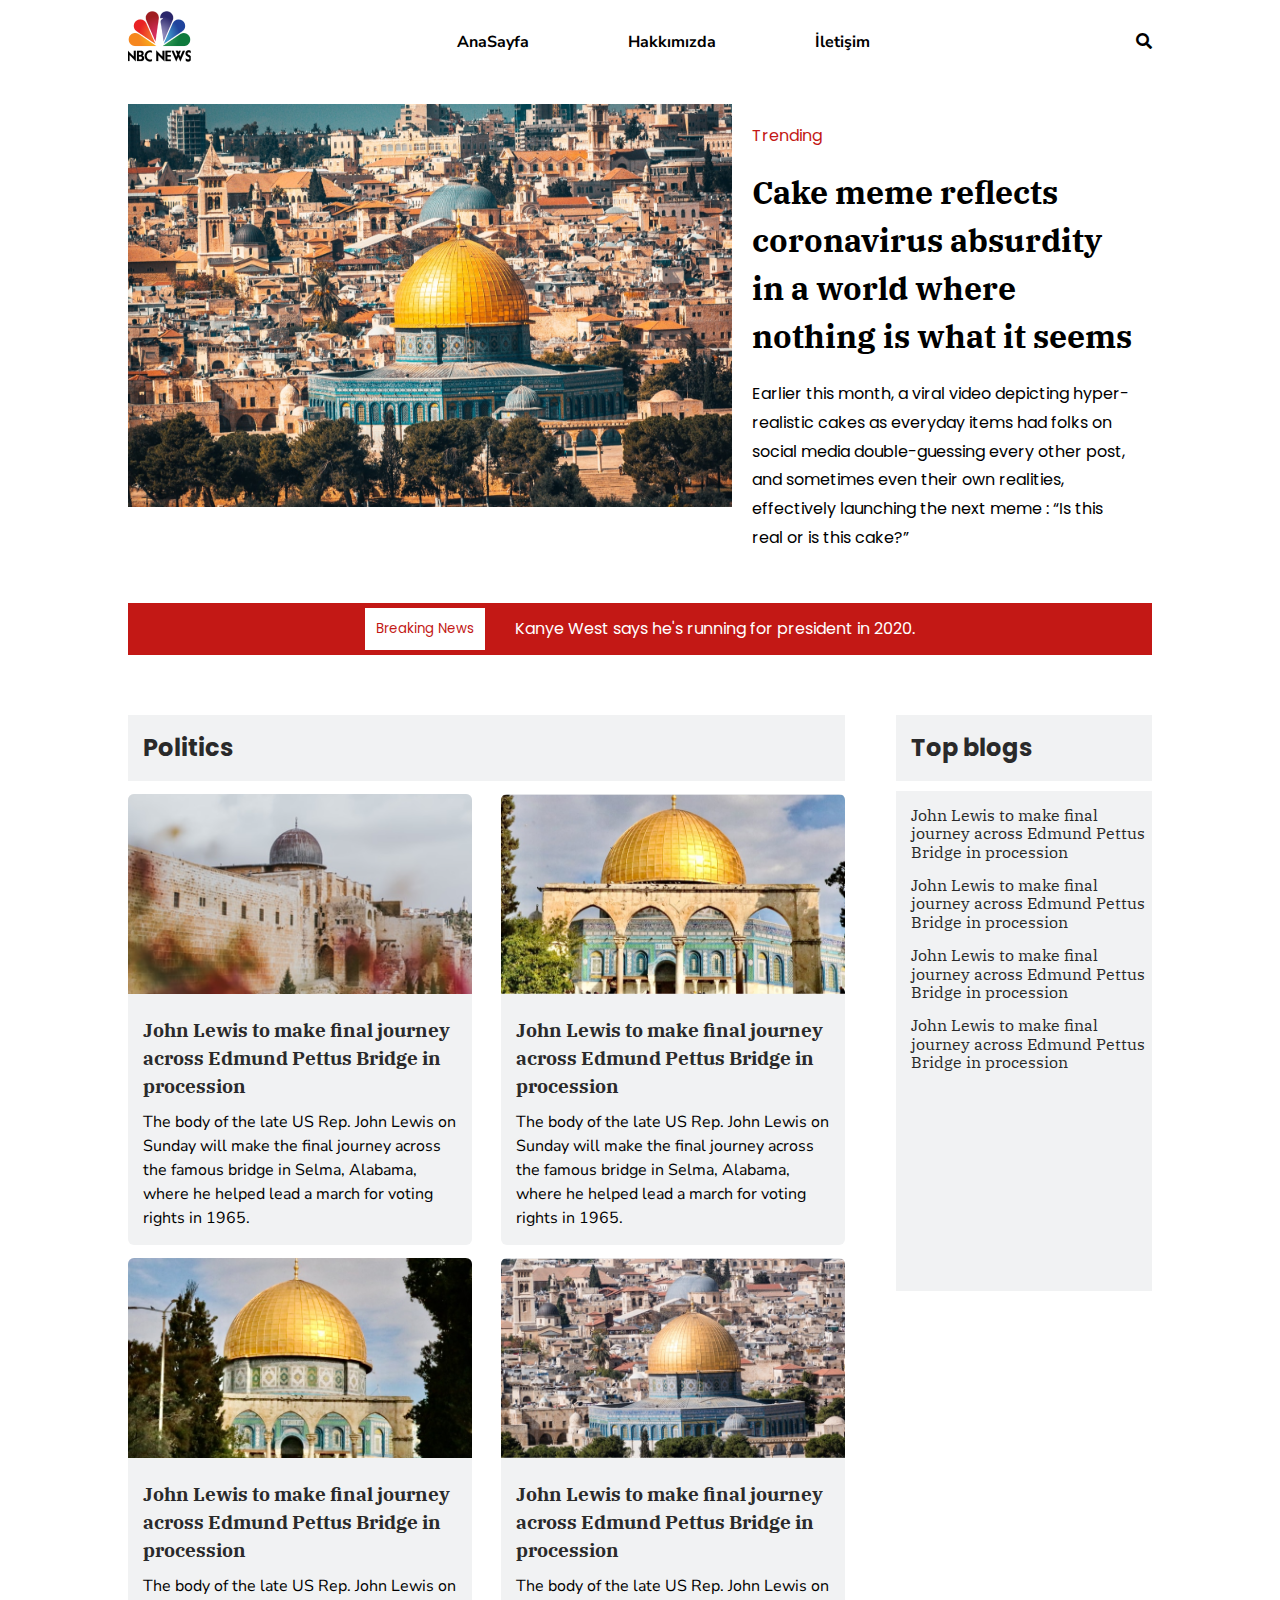
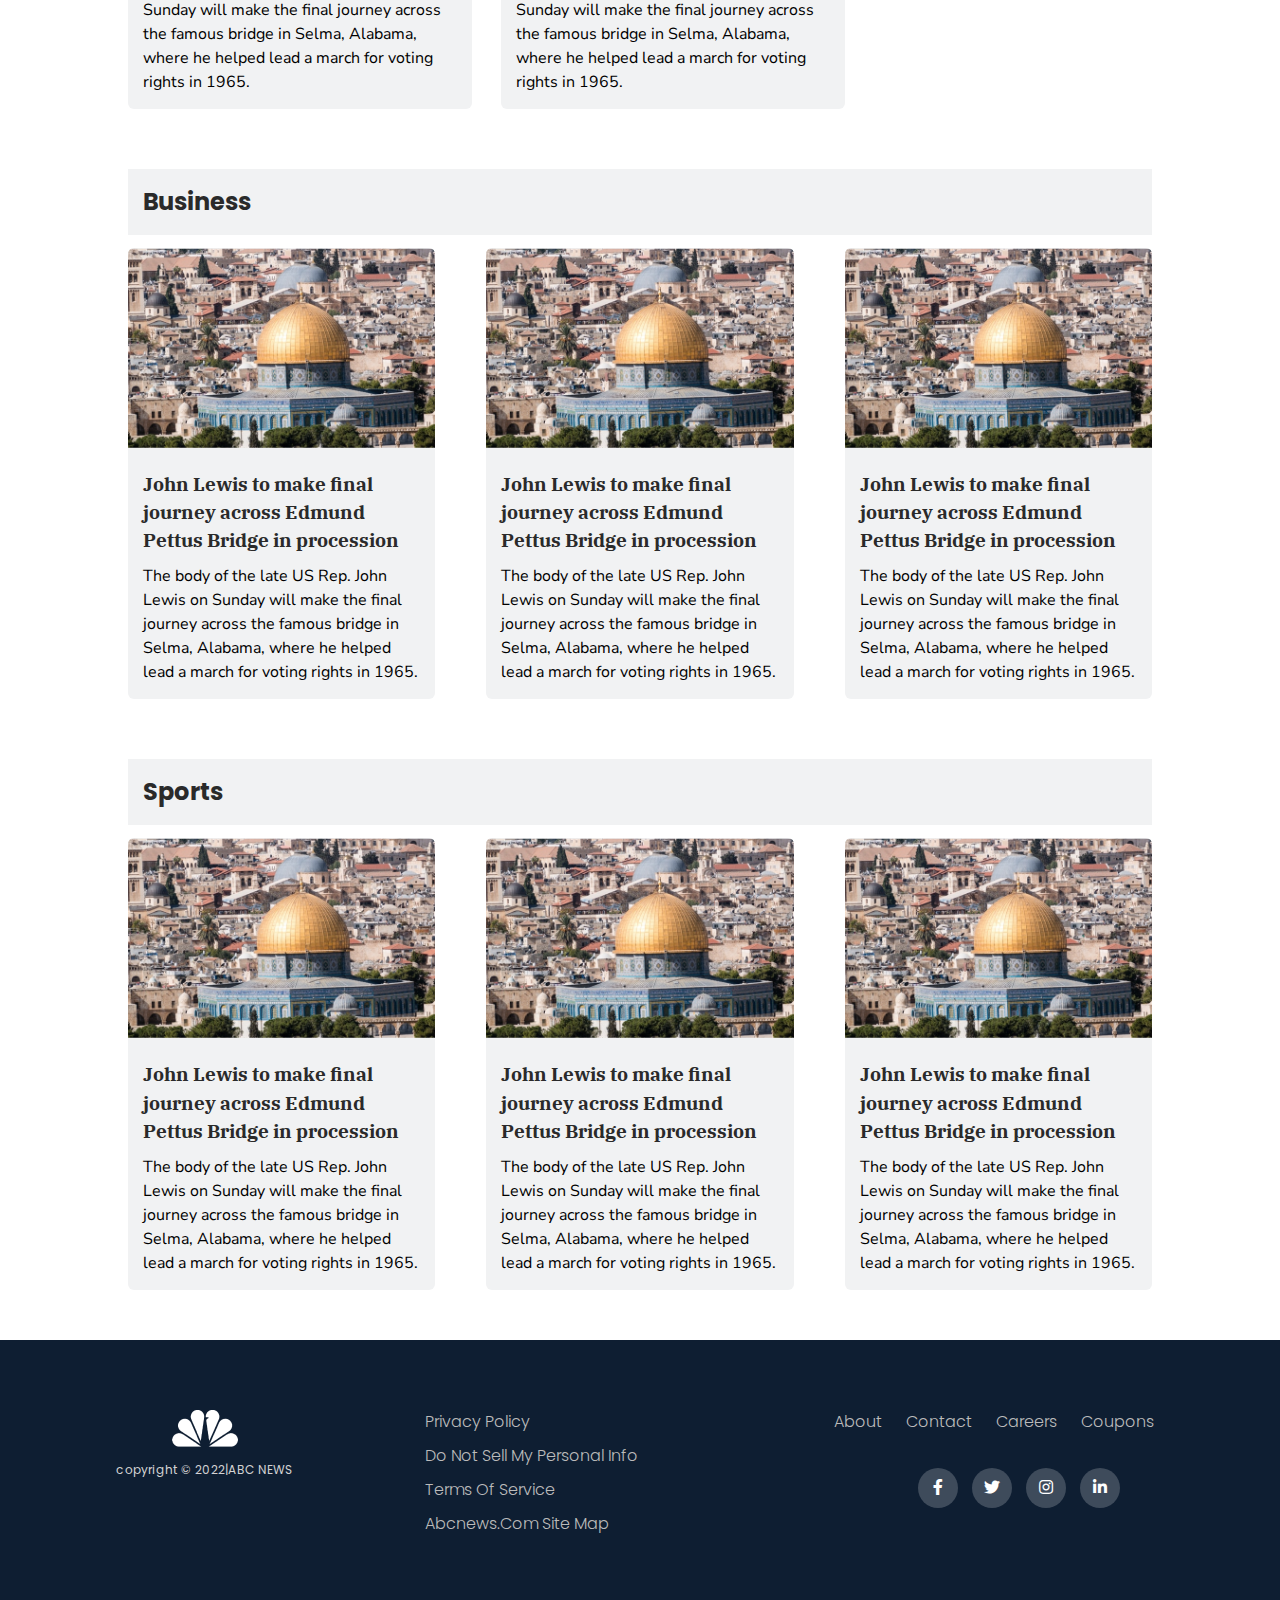
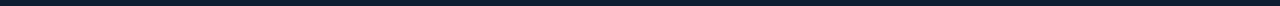
<file: index.html>
<!DOCTYPE html>
<html lang="en">
    <head>
        <meta charset="UTF-8" />
        <meta http-equiv="X-UA-Compatible" content="IE=edge" />
        <meta name="viewport" content="width=device-width, initial-scale=1.0" />
        <link
            rel="stylesheet"
            href="https://pro.fontawesome.com/releases/v5.10.0/css/all.css"
        />

        <link rel="stylesheet" href="style.css" />
        <title>ZoneHaber / SonDakika Haberleri</title>
    </head>

    <body>
        <div class="container">
            <header>
                <nav>
                    <div class="logo">
                        <a href="index.html">
                            <img src="assets/logo.png"/>
                        </a>
                    
                    </div>

                    <ul class="menu">
                        <li><a href="index.html"> AnaSayfa</a></li>  
                        <li><a href="index.html"> Hakkımızda</a></li>  
                        <li><a href="index.html"> İletişim</a></li>  
                    </ul>
                    <div class="toggle">
                        <span><i class="fas fa-search"></i></span>
                        
                  


                        
                    </div>
                </nav>
                <div class="header">
                    <div class="header-img">
                        <img src="assets/1.png" alt="" />
                    </div>
                    <div class="header-info">
                        <span>Trending</span>
                        <h1>
                            <a href="details.html">

                                Cake meme reflects coronavirus absurdity in a world
                                where nothing is what it seems
                            </a>
                       
                        </h1>
                        <p>
                            Earlier this month, a viral video depicting
                            hyper-realistic cakes as everyday items had folks on
                            social media double-guessing every other post, and
                            sometimes even their own realities, effectively
                            launching the next meme : “Is this real or is this
                            cake?”
                        </p>
                    </div>
                </div>

                <div class="header-news">
                    <button>Breaking News</button>

                    <p>Kanye West says he's running for president in 2020.</p>
                </div>
            </header>

            <main>
                <section class="main">
                    <div class="news">
                        <h2>Politics</h2>

                        <div class="cards">
                            <div class="card">
                                <img src="assets/2.png" alt="" />
                                <div class="card-body">
                                    <h3>
                                        John Lewis to make final journey across
                                        Edmund Pettus Bridge in procession
                                    </h3>
                                    <p>
                                        The body of the late US Rep. John Lewis
                                        on Sunday will make the final journey
                                        across the famous bridge in Selma,
                                        Alabama, where he helped lead a march
                                        for voting rights in 1965.
                                    </p>
                                </div>
                            </div>

                            <div class="card">
                                <img src="assets/3.png" alt="" />
                                <div class="card-body">
                                    <h3>
                                        John Lewis to make final journey across
                                        Edmund Pettus Bridge in procession
                                    </h3>
                                    <p>
                                        The body of the late US Rep. John Lewis
                                        on Sunday will make the final journey
                                        across the famous bridge in Selma,
                                        Alabama, where he helped lead a march
                                        for voting rights in 1965.
                                    </p>
                                </div>
                            </div>
                        </div>

                        <div class="cards">
                            <div class="card">
                                <img src="assets/4.png" alt="" />
                                <div class="card-body">
                                    <h3>
                                        John Lewis to make final journey across
                                        Edmund Pettus Bridge in procession
                                    </h3>
                                    <p>
                                        The body of the late US Rep. John Lewis
                                        on Sunday will make the final journey
                                        across the famous bridge in Selma,
                                        Alabama, where he helped lead a march
                                        for voting rights in 1965.
                                    </p>
                                </div>
                            </div>

                            <div class="card">
                                <img src="assets/5.png" alt="" />
                                <div class="card-body">
                                    <h3>
                                        John Lewis to make final journey across
                                        Edmund Pettus Bridge in procession
                                    </h3>
                                    <p>
                                        The body of the late US Rep. John Lewis
                                        on Sunday will make the final journey
                                        across the famous bridge in Selma,
                                        Alabama, where he helped lead a march
                                        for voting rights in 1965.
                                    </p>
                                </div>
                            </div>
                        </div>
                    </div>

                    <div class="blogs">
                        <h2>Top blogs</h2>

                        <div class="last-blogs">
                            <p>
                                John Lewis to make final journey across Edmund
                                Pettus Bridge in procession
                            </p>
                            <p>
                                John Lewis to make final journey across Edmund
                                Pettus Bridge in procession
                            </p>
                            <p>
                                John Lewis to make final journey across Edmund
                                Pettus Bridge in procession
                            </p>
                            <p>
                                John Lewis to make final journey across Edmund
                                Pettus Bridge in procession
                            </p>
                        </div>
                    </div>
                </section>

                <section class="main">
                    <div class="news2">
                        <h2>Business</h2>
        
                        <div class="cards">
                            <div class="card">
                                <img src="assets/5.png" alt="" />
                                <div class="card-body">
                                    <h3>
                                        John Lewis to make final journey across Edmund Pettus Bridge in procession
                                    </h3>
                                    <p>
                                        The body of the late US Rep. John Lewis on Sunday will make the final journey across the famous bridge in Selma, Alabama, where he helped lead a march for voting rights in 1965.
                                    </p>
                                </div>
                            </div>
                            <div class="card">
                                <img src="assets/5.png" alt="" />
                                <div class="card-body">
                                    <h3>
                                        John Lewis to make final journey across Edmund Pettus Bridge in procession
                                    </h3>
                                    <p>
                                        The body of the late US Rep. John Lewis on Sunday will make the final journey across the famous bridge in Selma, Alabama, where he helped lead a march for voting rights in 1965.
                                    </p>
                                </div>
                            </div>
                            <div class="card">
                                <img src="assets/5.png" alt="" />
                                <div class="card-body">
                                    <h3>
                                        John Lewis to make final journey across Edmund Pettus Bridge in procession
                                    </h3>
                                    <p>
                                        The body of the late US Rep. John Lewis on Sunday will make the final journey across the famous bridge in Selma, Alabama, where he helped lead a march for voting rights in 1965.
                                    </p>
                                </div>
                            </div>
                        </div>
        
        
                    </div>
        
        
                </section>
                <section class="main">
                    <div class="news2">
                        <h2>Sports</h2>
        
                        <div class="cards">
                            <div class="card">
                                <img src="assets/5.png" alt="" />
                                <div class="card-body">
                                    <h3>
                                        John Lewis to make final journey across Edmund Pettus Bridge in procession
                                    </h3>
                                    <p>
                                        The body of the late US Rep. John Lewis on Sunday will make the final journey across the famous bridge in Selma, Alabama, where he helped lead a march for voting rights in 1965.
                                    </p>
                                </div>
                            </div>
                            <div class="card">
                                <img src="assets/5.png" alt="" />
                                <div class="card-body">
                                    <h3>
                                        John Lewis to make final journey across Edmund Pettus Bridge in procession
                                    </h3>
                                    <p>
                                        The body of the late US Rep. John Lewis on Sunday will make the final journey across the famous bridge in Selma, Alabama, where he helped lead a march for voting rights in 1965.
                                    </p>
                                </div>
                            </div>
                            <div class="card">
                                <img src="assets/5.png" alt="" />
                                <div class="card-body">
                                    <h3>
                                        John Lewis to make final journey across Edmund Pettus Bridge in procession
                                    </h3>
                                    <p>
                                        The body of the late US Rep. John Lewis on Sunday will make the final journey across the famous bridge in Selma, Alabama, where he helped lead a march for voting rights in 1965.
                                    </p>
                                </div>
                            </div>
                        </div>
        
        
                    </div>
        
        
                </section>

            </main>
        </div>
        <footer class="footer">
            <div class="row">
                <div class="footer-col footer-logo">
                    <img src="assets/image_53.png" />
                    <p class="copyright">copyright &copy; 2022|ABC NEWS</p>
                </div>

                <div class="footer-col">
                    <ul>
                        <li><a href="#">Privacy Policy</a></li>
                        <li><a href="#">Do not sell my personal info</a></li>
                        <li><a href="#">Terms of Service</a></li>
                        <li><a href="#">abcnews.com Site Map</a></li>
                    </ul>
                </div>
                <div class="footer-col">
                    <ul>
                        <div class="about">
                            <a href="#">About&nbsp; &nbsp; &nbsp; </a>
                            <a href="#">Contact&nbsp; &nbsp; &nbsp; </a>
                            <a href="#">Careers&nbsp; &nbsp; &nbsp; </a>
                            <a href="#">Coupons</a>
                        </div>
                    </ul>
                    <br />
                    <div class="social-links">
                        <a href="#"><i class="fab fa-facebook-f"></i></a>
                        <a href="#"><i class="fab fa-twitter"></i></a>
                        <a href="#"><i class="fab fa-instagram"></i></a>
                        <a href="#"><i class="fab fa-linkedin-in"></i></a>
                    </div>
                </div>
            </div>
        </footer>
    </body>
</html>
</file>
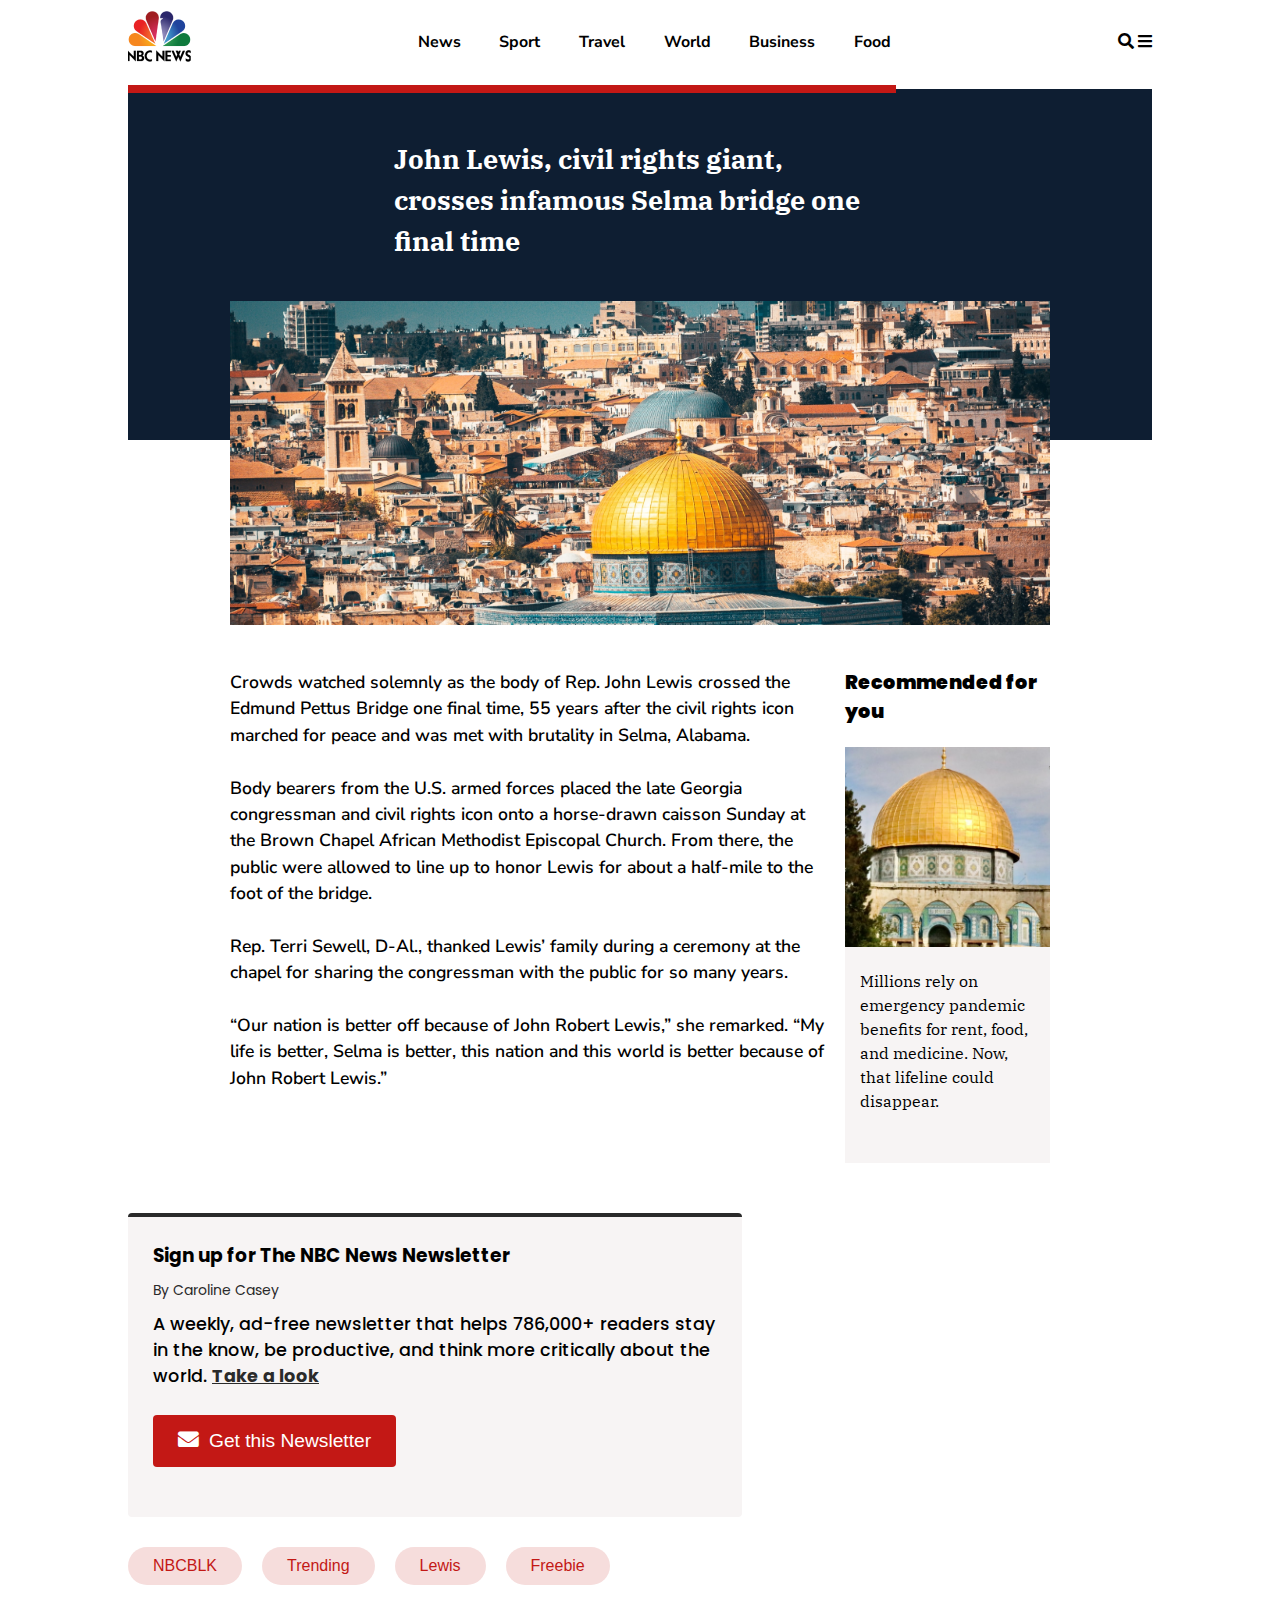
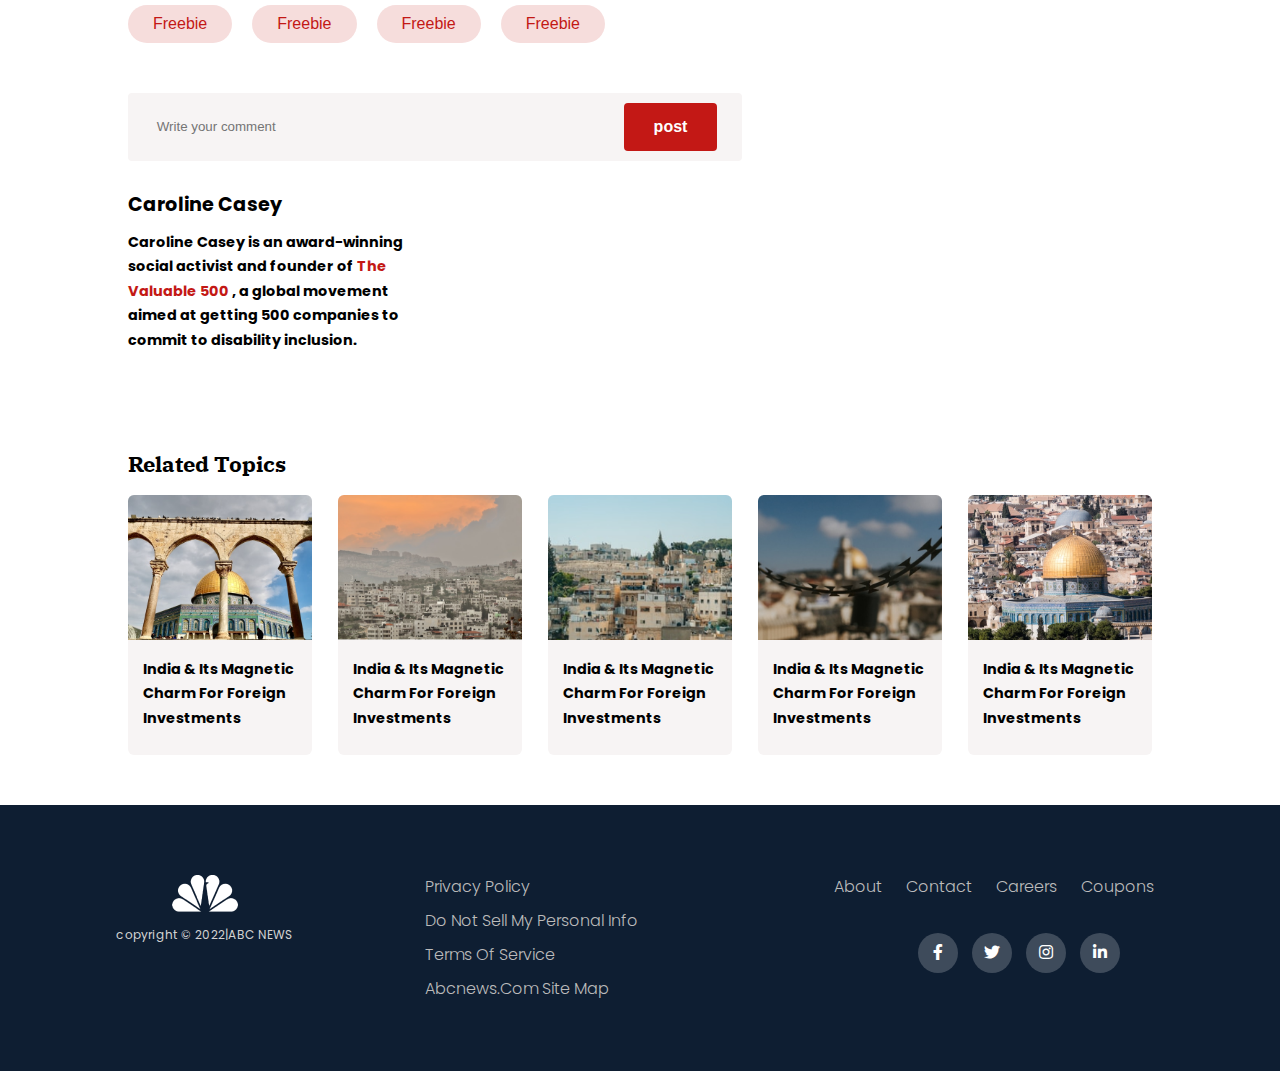
<file: details.html>
<!DOCTYPE html>
<html lang="en">
<head>
    <meta charset="UTF-8">
    <meta http-equiv="X-UA-Compatible" content="IE=edge">
    <meta name="viewport" content="width=device-width, initial-scale=1.0">
    <title>Details News</title>
    <link rel="stylesheet" href="https://pro.fontawesome.com/releases/v5.10.0/css/all.css" />
    <link rel="stylesheet" href="style.css" />
</head>

<body>
    <!-- start navbar section -->
    <div class="container">
        <header>
            <nav>
                <div class="logo">
                    <a href="index.html">
                        <img src="assets/logo.png" />

                    </a>
                    
                </div>
                <ul class="menu">
                    <li><a href=""> News</a></li>
                    <li><a href=""> Sport</a></li>
                    <li><a href=""> Travel</a></li>
                    <li><a href=""> World</a></li>
                    <li><a href=""> Business</a></li>
                    <li><a href=""> Food</a></li>
                </ul>
                <div class="toggle">
                    <span><i class="fas fa-search"></i></span>
                    <span><i class="fas fa-bars"></i></span>
                </div>
            </nav>
        </header>

        <section class="wraper">
            <section class="newsTitleAndImg">
                <section class="wrapTitleAndImg">
                    <h1 class="newsTitle">
                        John Lewis, civil rights giant, crosses infamous
                        Selma bridge one final time
                    </h1>
                    <img class="newsImg" src="assets/9.png" alt="" />
                </section>
            </section>

            <section class="newsDescAndRecommended">
                <section class="wrap">
                    <p class="newsDesc">Crowds watched solemnly as the body of Rep. John Lewis crossed the Edmund Pettus Bridge one final time, 55 years after the civil rights icon marched for peace and was met with brutality in Selma, Alabama.

                        Body bearers from the U.S. armed forces placed the late Georgia congressman and civil rights icon onto a horse-drawn caisson Sunday at the Brown Chapel African Methodist Episcopal Church. From there, the public were allowed to line up to honor Lewis for about a half-mile to the foot of the bridge.
                        
                        Rep. Terri Sewell, D-Al., thanked Lewis’ family during a ceremony at the chapel for sharing the congressman with the public for so many years.
                        
                        “Our nation is better off because of John Robert Lewis,” she remarked. “My life is better, Selma is better, this nation and this world is better because of John Robert Lewis.”
                    </p>
                    <aside class="recommended">
                        <h2 class="titleReco">Recommended for you</h2>
                        <div class="imgAndDecsOfRecom">
                            <img src="assets/4.png" alt="" />
                            <p class="decsOfRecom">
                                Millions rely on emergency pandemic benefits
                                for rent, food, and medicine. Now, that
                                lifeline could disappear.
                            </p>
                        </div>
                    </aside>
                </section>
            </section>
        </section>
    </div>
    <!-- End navbar section -->

    <!-- start comment section -->

    <section class="comment">
        <div class="container">
            <div class="rowFlex">
                <div class="col-9">
                    <div class="commentDetails">
                        <h3>Sign up for The NBC News Newsletter</h3>
                        <span class="author">By Caroline Casey</span>
                        <p>A weekly, ad-free newsletter that helps 786,000+ readers stay in the know,
                            be productive, and think more critically about the world. <a href="#" class="newsLink"> Take
                                a look</a></p>
                        <button class="subscribBtn" id="sub">
                            <i class="fas fa-envelope"></i>Get this Newsletter</button>
                    </div>
                    <!-- tags -->
                    <div class="tags">
                        <button class="tagBtn">NBCBLK</button>
                        <button class="tagBtn">Trending</button>
                        <button class="tagBtn">Lewis</button>
                        <button class="tagBtn">Freebie</button>
                        <button class="tagBtn">Freebie</button>
                        <button class="tagBtn">Freebie</button>
                        <button class="tagBtn">Freebie</button>
                        <button class="tagBtn">Freebie</button>
                    </div>
                    <!-- tags -->

                    <!-- write comment -->
                    <form action="" class="formComment">
                        <input type="text" name="" id="" placeholder=" Write your comment">
                        <button class="sendBtn" id="send"> post</button>
                    </form>
                    <!-- write comment -->
                    <div class="userComment">
                        <h3>Caroline Casey</h3>
                        <p>Caroline Casey is an award-winning
                            social activist and founder of <span>The Valuable 500 </span> , a global movement aimed at
                            getting 500 companies to commit to disability inclusion. </p>
                    </div>

                </div>
                <div class="col-3"></div>
            </div>
        </div>
    </section>
    <!-- end comment section -->

    <!-- start Topic Related Section -->

    <section class="topic">
        <div class="container">
            <h2> Related Topics </h2>
            <div class="rowFlex">
                <div class="card">
                    <img src="assets/33.png" alt="img-topic">
                    <div class="body">
                        <p>India & Its Magnetic Charm For Foreign Investments</p>
                    </div>
                </div>
                <div class="card">
                    <img src="assets/6.png" alt="img-topic">
                    <div class="body">
                        <p>India & Its Magnetic Charm For Foreign Investments</p>
                    </div>
                </div>
                <div class="card">
                    <img src="assets/7.png" alt="img-topic">
                    <div class="body">
                        <p>India & Its Magnetic Charm For Foreign Investments</p>
                    </div>
                </div>
                <div class="card">
                    <img src="assets/8.png" alt="img-topic">
                    <div class="body">
                        <p>India & Its Magnetic Charm For Foreign Investments</p>
                    </div>
                </div>
                <div class="card">
                    <img src="assets/55.png" alt="img-topic">
                    <div class="body">
                        <p>India & Its Magnetic Charm For Foreign Investments</p>
                    </div>
                </div>
            </div>
        </div>

    </section>
    <footer class="footer">
        <div class="row">
            <div class="footer-col footer-logo">
                <img src="assets/image_53.png" />
                <p class="copyright">copyright &copy; 2022|ABC NEWS</p>
            </div>

            <div class="footer-col">
                <ul>
                    <li><a href="#">Privacy Policy</a></li>
                    <li><a href="#">Do not sell my personal info</a></li>
                    <li><a href="#">Terms of Service</a></li>
                    <li><a href="#">abcnews.com Site Map</a></li>
                </ul>
            </div>
            <div class="footer-col">
                <ul>
                    <div class="about">
                        <a href="#">About&nbsp; &nbsp; &nbsp; </a>
                        <a href="#">Contact&nbsp; &nbsp; &nbsp; </a>
                        <a href="#">Careers&nbsp; &nbsp; &nbsp; </a>
                        <a href="#">Coupons</a>
                    </div>
                </ul>
                <br />
                <div class="social-links">
                    <a href="#"><i class="fab fa-facebook-f"></i></a>
                    <a href="#"><i class="fab fa-twitter"></i></a>
                    <a href="#"><i class="fab fa-instagram"></i></a>
                    <a href="#"><i class="fab fa-linkedin-in"></i></a>
                </div>
            </div>
        </div>
    </footer>
    <!-- End Topic Related Section -->


</body>

</html>
</file>
<file: style.css>
@import url("https://fonts.googleapis.com/css2?family=IBM+Plex+Serif:wght@300&display=swap");
@import url("https://fonts.googleapis.com/css2?family=IBM+Plex+Serif:wght@300&family=Poppins:wght@200&display=swap");
@import url("https://fonts.googleapis.com/css2?family=IBM+Plex+Serif:wght@300&family=Nunito+Sans:wght@200&family=Poppins:wght@200&display=swap");
* {
    padding: 0;
    margin: 0;
    box-sizing: border-box;
}

html {
    font-size: 16px;
}

.container {
    margin: 0px auto;
    width: 80vw;
}


.rowFlex {
    display: flex;
    justify-content: space-between;
    flex-wrap: wrap;
    width: 100%;
}
nav {
    width: 100%;
    margin-top: 10px;
    display: flex;
    flex-wrap: wrap;
    justify-content: space-between;
    align-items: center;
}

nav .logo {
    color: #000;
    font-family: "IBM Plex Serif";
    font-size: 2rem;
}

nav .menu {
    width: 50%;
    display: flex;
    flex-wrap: wrap;
    justify-content: space-around;
    list-style: none;
}

nav .menu li a {
    text-decoration: none;
    color: #000;
    font-weight: bold;
    font-family: "Nunito Sans";
    transition: all 0.5s ease-in-out;
}

nav .menu li a:hover {
    color: #c31815;
}


.header {
    margin: 30px 0px;
    display: flex;
    justify-content: space-between;
}

.header-img {
    overflow: hidden;
}

.header-img img {
    transition: all 0.5s ease-in-out;
}

.header-img:hover img {
    transform: scale(1.3);
}

.header-img img {
    max-width: 100%;
}

.header-info {
    padding: 20px;
    width: 50%;
}

.header-info span {
    color: #c31815;
}

.header-info h1 {
    margin: 20px 0px;
    font-family: "IBM Plex Serif";
}
.header-info h1 a{
    text-decoration: none;
    color: #000;
}
.header-info p {
    line-height: 1.8;
    font-family: Poppins;
}

header .header-news {
    display: flex;
    justify-content: center;
    align-items: center;
    background-color: #c31815;
    padding: 5px;
}
header .header-news button {
    background-color: #fff;
    border: 1px solid #fff;
    margin-right: 30px;
    color: #c31815;
    padding: 10px;
    font-family: Poppins;
    animation: anime 1s ease-in-out 2s infinite forwards;
}
header .header-news p {
    color: #fff;
    font-family: Poppins;
}


/*****  main Section ******/
.main {
    padding-top: 60px;
    display: flex;
    justify-content: space-between;
    width: 100%;
    align-items: flex-start;
}

.news {
    width: 70%;
}
.news h2 {
    background-color: #f1f2f3;
    padding: 15px;
    color: #2a2a2a;
    font-family: "Poppins";
}

.news .cards {
    display: flex;
    margin-top: 13px;
    justify-content: space-between;
}
.news .cards .card {
    width: 48%;
    background-color: #f1f2f3;
}
.news .cards .card .card-body {
    padding: 15px;
}
.news .cards .card .card-body h3 {
    color: #2a2a2a;
    font-family: "IBM Plex Serif";
}
.news .cards .card .card-body p {
    line-height: 1.5;
    margin-top: 10px;
    font-family: "Nunito Sans";
    font-size: 1rem;
}

.news .cards .card img {
    max-width: 100%;
    height: 200px;
    object-fit: cover;
    transition: all 0.5s ease-in-out;
}

.news .cards .card:hover img {
    transform: scale(1.1);
}
.blogs {
    width: 25%;
}

.blogs h2 {
    background-color: #f1f2f3;
    padding: 15px;
    color: #2a2a2a;
    font-family: "Poppins";
}
.last-blogs {
    background-color: #f1f2f3;
    padding: 15px 0px 15px 15px;
    margin-top: 10px;
    height: 500px;
}

.last-blogs p {
    color: #2a2a2a;
    margin-bottom: 15px;
    font-family: "IBM Plex Serif";
    line-height: 115.38%;
}


/**** end main section ***/


/* start comment section*/
.comment,
.topic {
    padding: 30px 0;
    padding-bottom: 0px;
    margin: 20px auto;
    margin-bottom: 0px;
}
.col-9 {
    width: 60%;
}
.commentDetails {
    background-color: #f7f4f4;
    padding: 25px;
    border-radius: 4px;
    border-top: 4px solid #2a2a2a;
}
.commentDetails p {
    font-size: 1.1rem;
    line-height: 1.5;
    color: #000;
    font-weight: 500;
}
.author {
    color: #2a2a2a;
    font-size: 14px;
    font-weight: normal;
    display: block;
    margin: 10px 0;
}
.newsLink {
    text-decoration-color: #2a2a2a;
    color: #2a2a2a;
    font-weight: bold;
    transition: 0.5s;
}
.newsLink:hover {
    color: #c31815;
    text-decoration-color: #c31815;
    font-weight: bold;
}
.subscribBtn {
    background-color: #c31815;
    color: #fff;
    border: none;
    border-radius: 4px;
    font-size: 1.2rem;
    padding: 15px 25px;
    margin: 25px 0;
    cursor: pointer;
    transition: 0.5s;
}
.subscribBtn:hover,
.sendBtn:hover {
    background-color: #9b0d0b;
    box-shadow: 0 2px 15px rgb(0 0 0 / 9%);
}
.subscribBtn i {
    margin-right: 10px;
    font-size: 1.3rem;
}
.tags {
    display: flex;
    justify-content: flex-start;
    flex-wrap: wrap;
    margin: 30px 0;
}
.tagBtn {
    background-color: #f6dddc;
    border: none;
    border-radius: 50px;
    padding: 10px 25px;
    color: #c31815;
    font-size: 1rem;
    margin-bottom: 20px;
    margin-right: 20px;
    cursor: pointer;
    transition: 0.5s;
}
.tagBtn:hover {
    background-color: #c31815;
    color: #fff;
}
.formComment {
    display: flex;
    justify-content: space-between;
    flex-wrap: wrap;
    background-color: #f7f4f4;
    border-radius: 4px;
    padding: 10px 25px;
}

.sendBtn {
    background-color: #c31815;
    border: none;
    border-radius: 4px;
    color: #fff;
    font-size: 1rem;
    font-weight: bold;
    cursor: pointer;
    padding: 15px 30px;
    transition: 0.5s;
}

input[type="text"] {
    width: 80%;
    border: none;
    background-color: transparent;
}

input[type="text"]:focus {
    outline: none;
}

.userComment {
    margin: 30px 0;
}

.userComment h3 {
    font-size: 1.2rem;
}
.userComment p {
    font-size: 0.9rem;
    width: 50%;
    line-height: 1.7;
    font-weight: bold;
    margin: 10px 0;
}
.userComment span {
    color: #c31815;
}

/* Start topic Section */
.topic {
    margin-bottom: 50px;
}
.topic h2 {
    font-family: "IBM Plex Serif";
    font-size: 22px;
    margin: 15px auto;
}
.card {
    width: 18%;
    /* width: 220px; */
    border-radius: 6px;
    overflow: hidden;
    background-color: #f7f4f4;
}
.card img {
    max-width: 100%;
    width: 100%;
    object-fit: cover;
    transition: 0.5s;
}
.card:hover {
    box-shadow: 0 2px 15px rgba(247, 246, 246, 0.05);
}
.card img:hover {
    transform: scale(1.1);
}
.card .body p {
    line-height: 1.7;
    padding: 0 15px;
    font-size: 0.9rem;
    font-weight: bold;
    margin-bottom: 25px;
    margin-top: 10px;
}

/* End topic Section */
/* end comment  section*/



@keyframes anime {
    0% {
        color: #000;
        font-size: 1.5rem;
    }
    100% {
        color: red;
        font-size: 1.5rem;
    }
}
/* upper footer */


/*****  main Section ******/

  .news2 {
      width: 100%;
  }
  
  .news2 h2 {
      background-color: #f1f2f3;
      padding: 15px;
      color: #2a2a2a;
      font-family: "Poppins";
      width: 100%;
  }
  
  .news2 .cards {
      display: flex;
      margin-top: 13px;
      justify-content: space-between;
  }
  
  .news2 .cards .card {
      width: 30%;
      background-color: #f1f2f3;
  }
  
  .news2 .cards .card .card-body {
      padding: 15px;
  }
  
  .news2 .cards .card .card-body h3 {
      color: #2a2a2a;
      font-family: "IBM Plex Serif";
  }
  
  .news2 .cards .card .card-body p {
      line-height: 1.5;
      margin-top: 10px;
      font-family: "Nunito Sans";
      font-size: 1rem;
  }
  
  .news2 .cards .card img {
      max-width: 100%;
      height: 200px;
      object-fit: cover;
      transition: all 0.5s ease-in-out;
  }
  
  .news2 .cards .card:hover img {
      transform: scale(1.1);
  }
/* footer */
body {
    line-height: 1.5;
    font-family: "Poppins", sans-serif;
}

.row {
    display: flex;
    flex-wrap: wrap;
}

ul {
    list-style: none;
}

.footer {
    background-color: #0e1e32;
    padding: 70px 0;

    width: 100%;
    margin-top: 50px;
}

.footer-col {
    width: 32%;
    padding: 0 15px;
}

.footer-col ul li:not(:last-child) {
    margin-bottom: 10px;
}

.footer-col ul li a {
    font-size: 16px;
    text-transform: capitalize;
    color: #ffffff;
    text-decoration: none;
    font-weight: 300;
    color: #bbbbbb;
    display: block;
    transition: all 0.3s ease;
}

.footer-col ul li a:hover {
    color: #ffffff;
    padding-left: 8px;
}

.footer-col .social-links {
    text-align: center;
}

.footer-col .social-links a {
    display: inline-block;
    height: 40px;
    width: 40px;
    background-color: rgba(255, 255, 255, 0.2);
    margin: 0 10px 10px 0;
    text-align: center;
    line-height: 40px;
    color: #ffffff;
    border-radius: 50%;
    transition: all 0.5s ease;
}

.footer-col .social-links a:hover {
    color: #24262b;
    background-color: #ffffff;
}

.copyright {
    font-family: Poppins;
    font-size: 12px;
    line-height: 25px;
    /* identical to box height */
    letter-spacing: 0.02em;
    color: lightgray;
}

.about {
    margin-bottom: 10px;
}

.about a {
    font-size: 16px;
    text-transform: capitalize;
    color: #ffffff;
    text-decoration: none;
    font-weight: 300;
    color: #bbbbbb;
    transition: all 0.3s ease;
}

.about a:hover {
    color: #ffffff;
    padding-left: 8px;
}

.footer-logo {
    text-align: center;
}



.newsTitleAndImg {
    position: relative;
    background-image: linear-gradient(#0e1e32 65%, transparent 50%);
    width: 100%;
    max-height: 60vh;
    display: flex;
    flex-wrap: wrap;
    flex-direction: column;
    align-items: center;
    margin-top: 15px;
}

.newsTitleAndImg::before {
    content: "";
    position: absolute;
    top: -4px;
    left: 0px;
    height: 8px;
    width: 75%;
    background-color: #c31815;
    animation: widthLine 1s ease-in-out;
}

.wrapTitleAndImg {
    display: flex;
    flex-direction: column;
    align-items: center;
    width: 80%;
    height: 60vh;
}

.newsTitle {
    margin: 50px 0 40px 0;
    color: #fff;
    width: 60%;
    font-size: 1.7rem;
    font-family: "IBM Plex Serif";
}

.newsImg {
    width: 100%;
    height: 60%;
    object-fit: cover;
    animation: popUp 1s ease-in-out;
}

.newsDescAndRecommended {
    margin-top: 40px;
}

.wrap {
    width: 80%;
    margin: 0 auto;
    display: flex;
    flex-wrap: wrap;
    align-items: flex-start;
    justify-content: space-between;
}

.newsDesc {
    width: 73%;
    font-size: 1.1rem;
    white-space: pre-line;
    font-family: "Nunito Sans";
    font-weight: 600;
    animation: moveLeft 1.5s ease-in-out;
}

.recommended {
    width: 25%;
    animation: moveRight 1.5s ease-in-out;
}

.imgAndDecsOfRecom {
    margin-top: 20px;
    background-color: #f7f4f4;
}

.titleReco {
    font-size: 1.2rem;
    font-weight: 900;
}

.recommended img {
    width: 100%;
    height: 200px;
    object-fit: cover;
}

.decsOfRecom {
    font-family: "IBM Plex Serif";
    padding: 15px;
    padding-bottom: 50px;
}

.decsOfRecom:hover {
    color: #c31815;
    transition: color 0.3s linear;
}

@keyframes widthLine {
    0% {
        width: 0px;
    }
}

@keyframes popUp {
    25% {
        opacity: 0;
        transform: scale(0.5);
    }
}

@keyframes moveRight {
    0% {
        transform: translate(1000px);
    }
}

@keyframes moveLeft {
    0% {
        opacity: 0;
        transform: translate(-1000px);
    }
}

@media (max-width: 600px) {
    html {
        font-size: 12px;
    }

    .container{
        width: 100vw;
    }
    
    .newsImg {
        height: 250px;
    }
    .newsTitle {
        margin: 30px 0 15px 0;
        width: 80%;
    }
    .wrap {
        flex-direction: column;
        align-items: flex-start;
    }
    .newsDesc {
        width: 100%;
    }
    .recommended {
        margin-top: 30px;
        width: 100%;
    }

    .col-9 {
        width: 100%;
        text-align: center;
    }
    .commentDetails p {
        font-size: 1.4rem;
        line-height: 1.8;
    }
    .author {
        font-size: 1.2rem;
    }
    .col-3 {
        display: none;
    }
    .userComment p {
        width: 100%;
        font-size: 1.3rem;
    }

    .card,
    .topic h2 {
        width: 100%;
        margin: 25px;
    }
    .topic h2 {
        font-size: 2rem;
    }
    .card .body p {
        font-size: 1.9rem;
    }
}

@media (min-width: 600px) and (max-width: 900px) {
    html {
        font-size: 14px;
    }

    .container{
        width: 100vw;
    }

    .newsImg {
        height: 250px;
    }
    .wrap {
        flex-direction: row;
        align-items: flex-start;
        justify-content: space-between;
    }
    .newsDesc {
        width: 65%;
    }
    .recommended {
        margin-top: 30px;
        width: 30%;
        margin-top: 0;
    }

    .col-9 {
        width: 100%;
        margin: 0 25px;
    }
    .commentDetails p {
        font-size: 1.4rem;
        line-height: 1.8;
    }
    .author {
        font-size: 1.2rem;
    }

    .col-3 {
        display: none;
    }
    .userComment p {
        width: 100%;
        font-size: 1.3rem;
    }

    .card,
    .topic h2 {
        width: 100%;
        margin: 25px;
    }
    .topic h2 {
        font-size: 2rem;
    }
    .card .body p {
        font-size: 1.9rem;
    }
}
/** Responsive ***/ 
@media (min-width: 900px) and (max-width: 1247px){
    .header-info {
       width: 100%;
    }
}
@media (max-width :900px){
    body{
        overflow-x: hidden;
    }
    .container {
      overflow: hidden;
      width: 100vw;
      padding: 0px 25px;
    }
    nav .menu {
        display: none;
    }
   
    nav{
        flex-wrap: wrap;
    }

    .header{
        display: block;
    }
    .header-info{
        width: 100%;
    }
    header .header-news{
      display: block;
      width: 100%;
      
   
    
    }
    header .header-news button{
       margin-left: 115px;
       padding: 5px;
    }
    header .header-news p{
        text-align: center;
        margin-top: 10px;
    }

    .main{
        display: block;
        padding-top: 20px;
    }
    .news ,.news2{
        width: 100%;
    }
    .news .cards ,.news2 .cards{
        display: block;
    }
    .news .cards .card ,    .news2 .cards .card {
        width: 100%;
        margin: auto auto 15px auto;

    }
    .blogs{
        width: 100%;
    }
}
</file>
